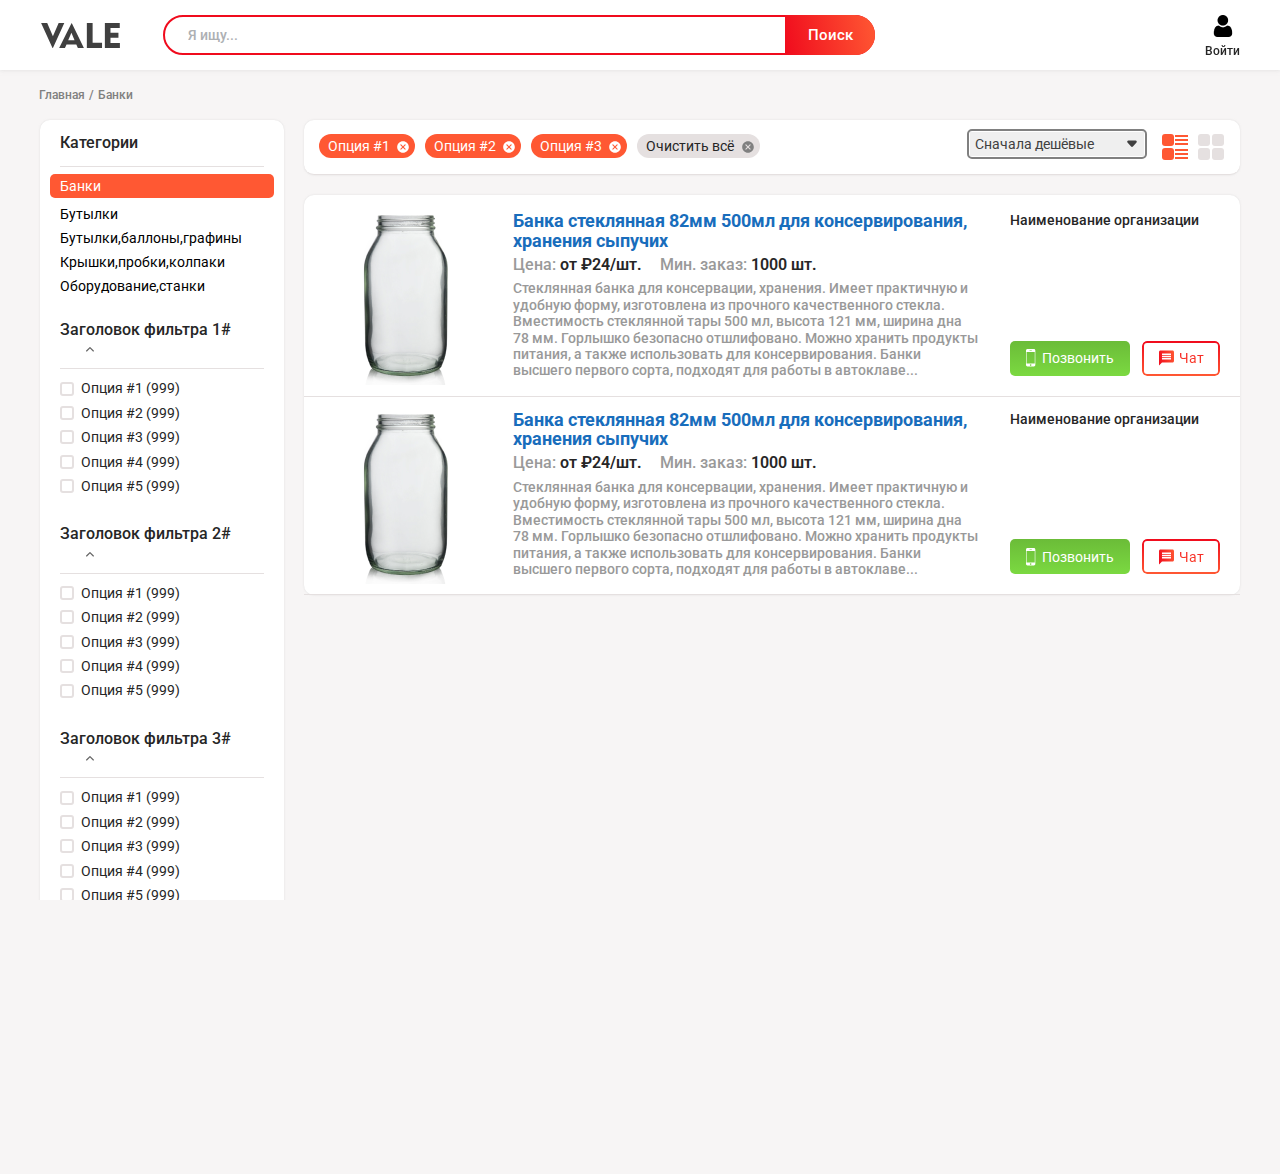
<file: categories-list.html>
<!DOCTYPE html>
<html lang="ru">

<head>
	<meta charset="UTF-8">
	<meta http-equiv="X-UA-Compatible" content="IE=edge">
	<!--<meta name="viewport" content="width=device-width, initial-scale=1.0"> -->
	<title>Vale</title>
	<!-- Swiper -->
	<link rel="stylesheet" href="https://cdn.jsdelivr.net/npm/swiper@8/swiper-bundle.min.css" />
	<script src="https://cdn.jsdelivr.net/npm/swiper@8/swiper-bundle.min.js"></script>

	<link rel="stylesheet" href="css/main.css">
</head>

<body>
	<div class="content">
		<header class="header sticky">
			<div class="header-row">
				<div class="header-block header-block__logo">
					<img src="img/icons/logo.svg" alt="logo" class="header-logo">
				</div>
				<div class="header-block header-block__search">
					<form class="header-search">
						<input type="text" placeholder="Я ищу..." class="header-search__input">
						<button class="header-search__btn">Поиск</button>
					</form>
				</div>
				<div class="header-block header-block__btn">
					<div class="header-btn header-sign">
						<img class="header-sign__img" src="img/user_icon.png" alt="">
						<span class="header-sign__text">Войти</span>
					</div>
				</div>
			</div>
		</header>

		<div class="breadcrumb">
			<ul class="breadcrumb-list">
				<li class="breadcrumb-link">Главная</li>
				<li class="breadcrumb-link">Банки</li>
			</ul>
		</div>

		<div class="wrapper">

			<div class="categories-sidebar">
				<span class="categories-sidebar__title">Категории</span>
				<ul class="categories-sidebar__menu">
					<li class="categories-sidebar__link active"><a>Банки</a></li>
					<li class="categories-sidebar__link"><a>Бутылки</a></li>
					<li class="categories-sidebar__link"><a>Бутылки,баллоны,графины</a></li>
					<li class="categories-sidebar__link"><a>Крышки,пробки,колпаки</a></li>
					<li class="categories-sidebar__link"><a>Оборудование,станки</a></li>
				</ul>

				<div class="filter">
					<span class="filter-title">Заголовок фильтра 1#</span>
					<div class="filter-list">
						<div class="checkbox">
							<input class="custom-checkbox" type="checkbox" id="option-1.1" value="indigo">
							<label for="option-1.1">Опция #1 (999)</label>
						</div>

						<div class="checkbox">
							<input class="custom-checkbox" type="checkbox" id="option-1.2" value="red">
							<label for="option-1.2">Опция #2 (999)</label>
						</div>

						<div class="checkbox">
							<input class="custom-checkbox" type="checkbox" id="option-1.3" value="brown">
							<label for="option-1.3">Опция #3 (999)</label>
						</div>

						<div class="checkbox">
							<input class="custom-checkbox" type="checkbox" id="option-1.4" value="yellow">
							<label for="option-1.4">Опция #4 (999)</label>
						</div>

						<div class="checkbox">
							<input class="custom-checkbox" type="checkbox" id="option-1.5" value="green">
							<label for="option-1.5">Опция #5 (999)</label>
						</div>
					</div>
				</div>

				<div class="filter">
					<span class="filter-title">Заголовок фильтра 2#</span>
					<div class="filter-list">
						<div class="checkbox">
							<input class="custom-checkbox" type="checkbox" id="option-2.1" value="indigo">
							<label for="option-2.1">Опция #1 (999)</label>
						</div>

						<div class="checkbox">
							<input class="custom-checkbox" type="checkbox" id="option-2.2" value="red">
							<label for="option-2.2">Опция #2 (999)</label>
						</div>

						<div class="checkbox">
							<input class="custom-checkbox" type="checkbox" id="option-2.3" value="brown">
							<label for="option-2.3">Опция #3 (999)</label>
						</div>

						<div class="checkbox">
							<input class="custom-checkbox" type="checkbox" id="option-2.4" value="yellow">
							<label for="option-2.4">Опция #4 (999)</label>
						</div>

						<div class="checkbox">
							<input class="custom-checkbox" type="checkbox" id="option-2.5" value="green">
							<label for="option-2.5">Опция #5 (999)</label>
						</div>
					</div>
				</div>

				<div class="filter">
					<span class="filter-title">Заголовок фильтра 3#</span>
					<div class="filter-list">
						<div class="checkbox">
							<input class="custom-checkbox" type="checkbox" id="option-3.1" value="indigo">
							<label for="option-3.1">Опция #1 (999)</label>
						</div>

						<div class="checkbox">
							<input class="custom-checkbox" type="checkbox" id="option-3.2" value="red">
							<label for="option-3.2">Опция #2 (999)</label>
						</div>

						<div class="checkbox">
							<input class="custom-checkbox" type="checkbox" id="option-3.3" value="brown">
							<label for="option-3.3">Опция #3 (999)</label>
						</div>

						<div class="checkbox">
							<input class="custom-checkbox" type="checkbox" id="option-3.4" value="yellow">
							<label for="option-3.4">Опция #4 (999)</label>
						</div>

						<div class="checkbox">
							<input class="custom-checkbox" type="checkbox" id="option-3.5" value="green">
							<label for="option-3.5">Опция #5 (999)</label>
						</div>
					</div>
				</div>

				<div class="filter">
					<span class="filter-title hide">Заголовок фильтра 4#</span>
					<div class="filter-list hide">
						<div class="checkbox">
							<input class="custom-checkbox" type="checkbox" id="option-3.1" value="indigo">
							<label for="option-3.1">Опция #1 (999)</label>
						</div>

						<div class="checkbox">
							<input class="custom-checkbox" type="checkbox" id="option-3.2" value="red">
							<label for="option-3.2">Опция #2 (999)</label>
						</div>

						<div class="checkbox">
							<input class="custom-checkbox" type="checkbox" id="option-3.3" value="brown">
							<label for="option-3.3">Опция #3 (999)</label>
						</div>

						<div class="checkbox">
							<input class="custom-checkbox" type="checkbox" id="option-3.4" value="yellow">
							<label for="option-3.4">Опция #4 (999)</label>
						</div>

						<div class="checkbox">
							<input class="custom-checkbox" type="checkbox" id="option-3.5" value="green">
							<label for="option-3.5">Опция #5 (999)</label>
						</div>
					</div>
				</div>




				<button class="filter-btn">Применить фильтры</button>

			</div>

			<!-- -->

			<div class="applyied">
				<div class="applyied-block">
					<div class="categories-applyied">

						<button class="categories-applyied__btn">Опция #1</button>
						<button class="categories-applyied__btn active">Опция #2</button>
						<button class="categories-applyied__btn">Опция #3</button>

						<button class="categories-applyied__clear">Очистить всё</button>

						<div class="categories-select">
							<select>
								<option class="categories-select__option" value="Naples">Сначала дешёвые</option>
								<option class="categories-select__option" value="London">2</option>
								<option class="categories-select__option" value="Berlin">3</option>
								<option class="categories-select__option" value="New York">4</option>
								<option class="categories-select__option" value="Frattamaggiore">5</option>
							</select>
						</div>

						<div class="sorting">
							<svg class="sorting-icon sorting-list active" width="26" height="26" viewBox="0 0 26 26"
								fill="none" xmlns="http://www.w3.org/2000/svg">
								<rect x="13" y="23" width="13" height="2" fill="#FF5833" />
								<rect x="13" y="19" width="13" height="2" fill="#FF5833" />
								<rect x="13" y="15" width="13" height="2" fill="#FF5833" />
								<rect y="14" width="12" height="12" rx="3" fill="#FF5833" />
								<rect x="13" y="9" width="13" height="2" fill="#FF5833" />
								<rect x="13" y="5" width="13" height="2" fill="#FF5833" />
								<rect x="13" y="1" width="13" height="2" fill="#FF5833" />
								<rect width="12" height="12" rx="3" fill="#FF5833" />
							</svg>

							<svg class="sorting-icon sorting-gallery" width="26" height="26" viewBox="0 0 26 26"
								fill="none" xmlns="http://www.w3.org/2000/svg">
								<rect x="14" y="14" width="12" height="12" rx="3" fill="#E5E0E0" />
								<rect y="14" width="12" height="12" rx="3" fill="#E5E0E0" />
								<rect x="14" width="12" height="12" rx="3" fill="#E5E0E0" />
								<rect width="12" height="12" rx="3" fill="#E5E0E0" />
							</svg>


						</div>
					</div>
				</div>

				<div class="categories">
					<div class="list">
						<div class="product">
							<div class="product-left">
								<img src="img/product.png" alt="" class="product-left__img">
							</div>
							<div class="product-center">
								<span class="product-center__title">Банка стеклянная 82мм 500мл для консервирования,
									хранения сыпучих</span>
								<span class="product-center__text">Цена: <span
										class="product-center__text product-center__mark">от ₽24/шт.</span></span>
								<span class="product-center__text product-center__min">Мин. заказ: <span
										class="product-center__text product-center__mark">1000 шт.</span></span>
								<span class="product-center__description">Стеклянная банка для консервации, хранения.
									Имеет практичную и удобную форму, изготовлена из прочного качественного
									стекла. Вместимость стеклянной тары 500 мл, высота 121 мм, ширина дна 78 мм.
									Горлышко безопасно отшлифовано. Можно
									хранить продукты питания, а также использовать для консервирования. Банки высшего
									первого сорта, подходят для работы в
									автоклаве...</span>
							</div>
							<div class="product-right">
								<span class="product-right__title">Наименование организации</span>

								<button class="btn-call product-call"><span class="product-call__text">Позвонить</span></button>
								<button class="btn-chat product-chat"><span class="product-chat__text">Чат</span></button>
							</div>
						</div>

						<div class="product">
							<div class="product-left">
								<img src="img/product.png" alt="" class="product-left__img">
							</div>
							<div class="product-center">
								<span class="product-center__title">Банка стеклянная 82мм 500мл для консервирования,
									хранения сыпучих</span>
								<span class="product-center__text">Цена: <span
										class="product-center__text product-center__mark">от ₽24/шт.</span></span>
								<span class="product-center__text product-center__min">Мин. заказ: <span
										class="product-center__text product-center__mark">1000 шт.</span></span>
								<span class="product-center__description">Стеклянная банка для консервации, хранения.
									Имеет практичную и удобную форму, изготовлена из прочного качественного
									стекла. Вместимость стеклянной тары 500 мл, высота 121 мм, ширина дна 78 мм.
									Горлышко безопасно отшлифовано. Можно
									хранить продукты питания, а также использовать для консервирования. Банки высшего
									первого сорта, подходят для работы в
									автоклаве...</span>
							</div>
							<div class="product-right">
								<span class="product-right__title">Наименование организации</span>

								<button class="btn-call product-call"><span class="product-call__text">Позвонить</span></button>
								<button class="btn-chat product-chat"><span class="product-chat__text">Чат</span></button>
							</div>
						</div>
					</div>


				</div>
			</div>
		</div>


	<footer class="footer">
		<span class="footer-text">© 2022 VALE. Все права защищены.</span>
	</footer>
	</div>

</body>

</html>
</file>
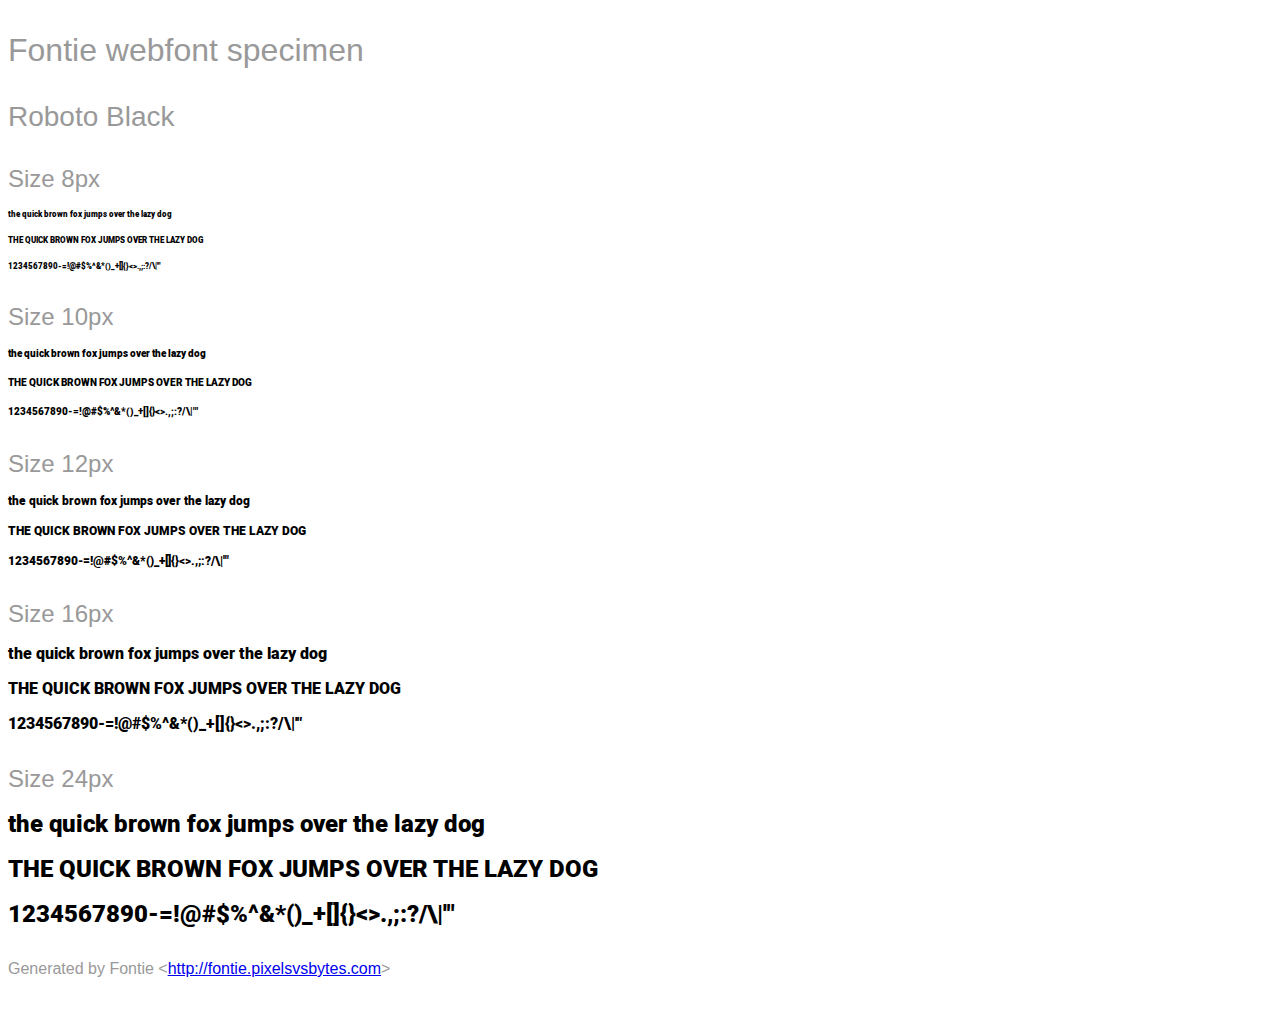
<file: fonts/Roboto Black.html>
<html>
<head>
    <style>
        /* INFO We recommend to use @import or the link tag to include the
                font-face definition into your page.
           NOTE Some browsers block access to CSS rules in external files if the
                page is not loaded via HTTP. Therefore the Font Smoothie script
                will not work if you open this page as a local file. */
        @import url('Roboto Black.css');

        /* INFO Just some other styles to beautify the page ;) */
        body {
            font-family: sans-serif;
            color: #999;
            white-space: nowrap;
        }
        h1 {
            font-size: 2rem;
            font-weight: normal;
            margin: 2rem 0 1rem 0;
        }
        h2 {
            font-size: 1.75rem;
            font-weight: normal;
            margin: 2rem 0 1rem 0;
        }
        h3 {
            font-size: 1.5rem;
            font-weight: normal;
            margin: 2rem 0 1rem 0;
        }
        p {
            margin: 2rem 0;
        }
        div p {
            font-family: 'Roboto Black';
            font-weight: 900;
            font-style: normal;
            color: #000;
            margin: 1rem 0;
        }
    </style>
    <title>Roboto Black &mdash; Fontie webfont specimen</title>
</head>

<body>
    <h1>Fontie webfont specimen</h1>
    <h2>Roboto Black</h2>
    <div style="font-size:8px">
        <h3>Size 8px</h3>
        <p>the quick brown fox jumps over the lazy dog</p>
        <p>THE QUICK BROWN FOX JUMPS OVER THE LAZY DOG</p>
        <p>1234567890-=!@#$%^&amp;*()_+[]{}&lt;&gt;.,;:?/\|'"</p>
    </div>
    <div style="font-size:10px">
        <h3>Size 10px</h3>
        <p>the quick brown fox jumps over the lazy dog</p>
        <p>THE QUICK BROWN FOX JUMPS OVER THE LAZY DOG</p>
        <p>1234567890-=!@#$%^&amp;*()_+[]{}&lt;&gt;.,;:?/\|'"</p>
    </div>
    <div style="font-size:12px">
        <h3>Size 12px</h3>
        <p>the quick brown fox jumps over the lazy dog</p>
        <p>THE QUICK BROWN FOX JUMPS OVER THE LAZY DOG</p>
        <p>1234567890-=!@#$%^&amp;*()_+[]{}&lt;&gt;.,;:?/\|'"</p>
    </div>
    <div style="font-size:16px">
        <h3>Size 16px</h3>
        <p>the quick brown fox jumps over the lazy dog</p>
        <p>THE QUICK BROWN FOX JUMPS OVER THE LAZY DOG</p>
        <p>1234567890-=!@#$%^&amp;*()_+[]{}&lt;&gt;.,;:?/\|'"</p>
    </div>
    <div style="font-size:24px">
        <h3>Size 24px</h3>
        <p>the quick brown fox jumps over the lazy dog</p>
        <p>THE QUICK BROWN FOX JUMPS OVER THE LAZY DOG</p>
        <p>1234567890-=!@#$%^&amp;*()_+[]{}&lt;&gt;.,;:?/\|'"</p>
    </div>
    <p>Generated by Fontie &lt;<a href="http://fontie.pixelsvsbytes.com">http://fontie.pixelsvsbytes.com</a>&gt;</p>
</body>

</html>
</file>
<file: css/main.css>
@import"https://fonts.googleapis.com/css2?family=Inter:wght@100;200;300;400;500;600;700;800&display=swap";@import"https://fonts.googleapis.com/css2?family=Roboto:ital,wght@0,100;0,300;0,400;0,500;0,700;0,900;1,100;1,300;1,400;1,500;1,700;1,900&display=swap";*{padding:0;margin:0;border:0}:focus,:active{outline:none}a:focus,a:active{outline:none}nav,footer,header,aside{display:block}html,body{height:100%;width:100%;font-size:100%;line-height:1;font-size:14px;-ms-text-size-adjust:100%;-moz-text-size-adjust:100%;-webkit-text-size-adjust:100%}input::-ms-clear{display:none}button{cursor:pointer}button::-moz-focus-inner{padding:0;border:0}a,a:visited{text-decoration:none}a:hover{text-decoration:none}ul li{list-style:none}img{vertical-align:top}h1,h2,h3,h4,h5,h6{font-size:inherit;font-weight:inherit;display:inline-block}img{text-indent:-10000px}.banner,.product-description,.card,.breadcrumb,.products,.header-row,.content-row{width:1200px;max-width:1200px;margin:0 auto}@media(max-width: 1220px){.banner,.product-description,.card,.breadcrumb,.products,.header-row,.content-row{width:92%;max-width:92%}}@media(max-width: 992px){.banner,.product-description,.card,.breadcrumb,.products,.header-row,.content-row{width:95%;max-width:95%}}*{font-family:"Roboto",sans-serif}html,body{background:#f7f5f5;overflow-x:hidden;height:100%}body.lock{overflow:hidden}.content{min-height:100%;height:auto;padding-bottom:90px;position:relative;display:flex;flex-direction:column}.home{padding-top:90px}.desktop{display:flex}.mobile{display:none}.btn-call,.btn-chat{color:#fff;border-radius:5px;display:flex;justify-content:center;align-items:center;box-sizing:border-box;font-size:14px;position:relative}.btn-call__text,.btn-chat__text{font-size:14px;font-family:"Roboto";font-weight:500}.btn-call:before,.btn-chat:before{content:url("../img/icons/btn-call.svg");display:inline-block;position:relative}.btn-call{background:linear-gradient(#6BBC38 0%, #7BD941 100%);width:120px;height:35px}.btn-call:before{content:url("../img/icons/btn-call.svg");width:9.33px;height:17.5px;margin-right:7.33px}.btn-call:hover{background:linear-gradient(#66b335 0%, #75ce3e 100%)}.btn-chat{width:78px;height:35px;position:relative;border-radius:5px;background:#fff;background:linear-gradient(#F00B1D 0%, #FF5833 100%);-webkit-background-clip:text;-webkit-text-fill-color:rgba(0,0,0,0);bottom:20px;right:20px}.btn-chat:after{content:"";position:absolute;top:0;left:0;right:0;bottom:0;border-radius:5px;padding:2px;background:linear-gradient(#F00B1D 0%, #FF5833 100%);-webkit-mask:linear-gradient(#fff 0 0) content-box,linear-gradient(#fff 0 0);-webkit-mask-composite:destination-out;mask-composite:exclude}.btn-chat:before{content:url("../img/icons/btn-message.svg");width:18px;height:18px;margin-right:3.5px}.header{background:#fff;box-shadow:0px 0px 4px rgba(204,204,204,.6);height:70px;z-index:1;display:flex;justify-content:center}.header.sticky{position:fixed;top:0;width:100%;z-index:5}.header-modal{display:none}.header-modal__fixed{display:flex;width:100%;height:50px}.header-modal__fixed .search-block{left:0;top:55px;height:100vh}.header-row{padding-top:15px;display:flex;position:fixed;height:40px;z-index:3}.header-block__back{display:none}.header-block__back.active{display:block}.header-block__logo{cursor:pointer;width:81px;height:25px}.header-block__search{margin-left:42px}.header-block__btn{display:flex;position:absolute;right:0}.header-logo{margin-top:8px;width:80.7px;height:25px}.header-search{width:712px;height:40px;position:relative}.header-search__input{width:100%;height:40px;left:322px;top:15px;background:#fff;border:2px solid #f00b1d;border-radius:50px;padding-left:23px;box-sizing:border-box;font-size:14px;font-weight:400}.header-search__input::-moz-placeholder{font-style:normal;font-weight:500;font-size:14px;font-family:"Roboto";line-height:16.41px;color:#adb0b3}.header-search__input:-ms-input-placeholder{font-style:normal;font-weight:500;font-size:14px;font-family:"Roboto";line-height:16.41px;color:#adb0b3}.header-search__input::placeholder{font-style:normal;font-weight:500;font-size:14px;font-family:"Roboto";line-height:16.41px;color:#adb0b3}.header-search__btn{width:90px;height:40px;background:linear-gradient(78.83deg, #F00B1D 0%, #FF5833 100%);border-radius:0px 50px 50px 0px;position:absolute;right:0;font-weight:500;font-size:15px;color:#fff}.header-btn{text-align:center}.header-basket{margin-left:13px}.header-sign,.header-basket{cursor:pointer}.header-sign__img,.header-basket__img{width:22px;height:22px}.header-sign__text,.header-basket__text{display:block;margin-top:8px;font-size:12px;color:#262626;font-weight:500}.search-block{display:none;background:#fff;width:622px;height:300px;position:absolute;z-index:2;left:122px;top:70px;box-shadow:0px 0px 4px rgba(204,204,204,.6);border-radius:0px 0px 10px 10px;box-shadow:-2px 1px 2px rgba(0,0,0,.15),2px 1px 2px rgba(0,0,0,.15)}.search-block.active{display:block}.search-block__list{width:100%}.search-block__link{width:100%;height:30px;display:flex;align-items:center;cursor:pointer}.search-block__link.active{background:#f5f5f5}.wrapper{position:relative;display:flex;justify-content:center;width:100%;margin-top:0px}.wrapper-slider{width:936px;height:320px;border-radius:10px}.slider-text{font-weight:700;font-size:20px;text-transform:uppercase;line-height:23.44px}.sidebar{width:244px;height:320px;background:#fff;box-shadow:0px 0px 2px rgba(204,204,204,.6);border-radius:10px;padding:20px;padding-top:14px;box-sizing:border-box}.sidebar-title{color:#262626;font-size:16px;font-weight:500;line-height:18.75px}.sidebar-list{border-top:1px solid #e6e0e0;box-sizing:border-box;padding-top:11px;margin-top:13px}.sidebar-link{font-weight:400;font-size:14px;line-height:16.41px;margin-bottom:8px;color:#262626;position:relative}.sidebar-link a{color:#262626}.sidebar-link__svg{width:6px;height:7.97px;position:absolute;right:0;top:5px}.sidebar-link:hover a{color:#ff5833;cursor:pointer}.sidebar-link:hover .sidebar-link__path{fill:red}.free{width:224px;height:320px;padding:20px;box-sizing:border-box;box-shadow:0px 0px 2px rgba(204,204,204,.6);border-radius:10px;background:#fff}.free-title{font-weight:500;font-size:16px;line-height:18.75px;color:#262626}.free-line{width:100%;background:#e6e0e0;height:1px;margin-top:13px}.swiper-slide{background:linear-gradient(78.83deg, #D16971 0%, #E38875 100%);display:flex;color:#fff;align-items:center;justify-content:center;font-size:22px;cursor:pointer}.wrapper-slider{margin-left:20px;border-radius:10px;box-shadow:0 0 2px rgba(204,204,204,.6)}.wrapper-slider:hover .swiper-button-next,.wrapper-slider:hover .swiper-button-prev{opacity:1}.swiper-scrollbar{display:none}.swiper-button-next,.swiper-button-prev{color:#f7f5f5;font-weight:bold;opacity:0;transition:all .3s ease;width:55px;height:100%;top:0;right:0;-moz-user-select:none;-webkit-user-select:none;-ms-user-select:none;user-select:none;-webkit-tap-highlight-color:rgba(0,0,0,0)}.swiper-button-prev{left:0}.swiper-button-next{right:0}.swiper-button-prev:after,.swiper-rtl .swiper-button-next:after,.swiper-button-next:after,.swiper-rtl .swiper-button-next:after{font-size:0}.swiper-button-prev:after,.swiper-button-next:after{width:11px;height:19.38px;position:absolute;filter:drop-shadow(0 0 2px rgba(64, 64, 64, 0.25))}.swiper-button-prev:after{content:url("../img/icons/slider-left.svg");left:20px}.swiper-button-next:after{content:url("../img/icons/slider-right.svg");right:20px}.swiper-button-prev,.swiper-button-next{margin:0}.swiper-horizontal>.swiper-pagination-bullets,.swiper-pagination-bullets.swiper-pagination-horizontal,.swiper-pagination-custom,.swiper-pagination-fraction{bottom:18px}.swiper-pagination-bullet{background:#f7f5f5 !important;filter:drop-shadow(0 0 2px rgba(64, 64, 64, 0.25));width:8px;height:8px;opacity:1}.swiper-pagination-bullet-active{border:2px solid #f7f5f5;background:none !important;width:8px;height:8px;box-sizing:border-box}.swiper-horizontal>.swiper-pagination-bullets .swiper-pagination-bullet,.swiper-pagination-horizontal.swiper-pagination-bullets .swiper-pagination-bullet{margin:0 var(--swiper-pagination-bullet-horizontal-gap, 2.5px)}.navigation{display:none;justify-content:center;width:100%;margin:10px 0 10px 0}.navigation-block{width:67px;margin-right:13px;display:flex;flex-wrap:wrap;justify-content:center}.navigation-block__bg{width:50px;height:50px;background:linear-gradient(78.83deg, #F00B1D 0%, #FF5833 100%);border-radius:50%;align-items:center;display:flex;justify-content:center}.navigation-block__icon{width:22px;height:22px}.navigation-block__text{font-weight:400;font-size:12px;line-height:14.06px;display:block;text-align:center;margin-top:5px}.products{display:flex;border-radius:10px;margin-top:20px;border-radius:10px;box-shadow:0px 0px 2px 0px rgba(204,204,204,.6)}.products-left{width:244px;height:244px;padding:20px 40px 20px 20px;box-sizing:border-box;border-radius:10px 0px 0px 10px;overflow:hidden;position:relative}.products-left__jars{background:#f2ded2}.products-left__img{position:absolute;left:0;top:0;height:100%;width:100%;z-index:1}.products-left__decanter{background:#daf2d2}.products-left__caps{background:#d2d9f2}.products-left__equipment{background:#f2f1d2}.products-left__title{font-size:20px;line-height:23.44px;font-weight:500;color:#262626;z-index:2;position:relative}.products-left__btn{background:linear-gradient(to right, #FF3343 0%, #FF6D4D 100%);cursor:pointer;width:110px;height:30px;display:flex;align-items:center;justify-content:center;font-weight:600;font-size:14px;line-height:16.41px;color:#fff;border-radius:6px;margin-top:8px;z-index:2;position:relative}.products-right{flex-wrap:wrap;width:956px;border-radius:0 10px 10px 0;overflow:hidden}.products-block{border-left:1px solid #e5e0e0;width:25%;box-sizing:border-box;height:auto;padding:12px 9.5px 10.5px 20px;position:relative;background:#fff;height:50%;overflow:hidden}.products-block:nth-child(4n+4){border-radius:0 10px 10px 0px}.products-block:nth-child(-n+4){border-bottom:1px solid #e5e0e0}.products-block:nth-child(1),.products-block:nth-child(5){border-left:0}.products-block:nth-child(4){border-radius:0 10px 0 0}.products-block:nth-child(8){border-radius:0 0 10px 0}.products-block__path{-webkit-clip-path:polygon(0 0, 70% 0%, 100% 0, 100% 26%, 51% 25%, 51% 100%, 0 100%, 0% 30%);clip-path:polygon(0 0, 70% 0%, 100% 0, 100% 26%, 51% 25%, 51% 100%, 0 100%, 0% 30%);width:100%;height:100%;background:none}.products-block__text{font-size:14px;line-height:13.75px;font-weight:500;color:#262626}.products-block__img{position:absolute;right:9.5px;bottom:10.5px;max-width:103px;max-height:70px;background:url("../img/no-img.jpg");background-size:100%;min-width:70px;min-height:70px}.jars{position:relative}.jars .jars-right{width:956px;min-width:956px;overflow-x:scroll;overflow-y:hidden;border-radius:0 10px 10px 0;background:#fff;box-sizing:border-box;padding:0 15px 0 0;position:relative}.jars .jars-right::-webkit-scrollbar{display:none}.jars-shadow__right{position:absolute;background:linear-gradient(270deg, #FFFFFF 4.17%, rgba(255, 255, 255, 0) 100%);display:block;position:absolute;right:0;width:91px;height:240px;z-index:2;border-radius:0 10px 10px 0;transition:all .3s ease}.jars-block{z-index:1;width:155px;min-width:155px;box-sizing:border-box;height:auto;position:relative;background:#fff;margin:15px 0 0 15px}.jars-block__title,.jars-block__price,.jars-block__description,.jars-block__pcs{font-size:14px;line-height:16.41px;font-weight:400;color:#404040}.jars-block__title{margin-top:8px;display:block}.jars-block__price{line-height:18.75px;font-weight:600;font-size:16px;color:#262626;display:block}.jars-block__description{color:#999}.jars-block__description:first-letter{text-transform:uppercase;display:inline-block}.jars-block__mobile{display:none}.jars-block__img{width:155px;height:155px;background:url("../img/no-img.jpg");background-size:100%}.breadcrumb{margin-top:90px;margin-bottom:18px}.breadcrumb-list{display:flex;width:100%;margin:-2px 0 0 -7px}.breadcrumb-link{color:gray;font-size:12px;font-weight:500;line-height:14.06px;padding:0 2px;cursor:pointer}.breadcrumb-link a{color:gray}.breadcrumb-link:nth-child(1):before{content:"";width:0;height:0}.breadcrumb-link:before{content:"/";color:gray;margin-right:4px}.categories-sidebar{width:244px;height:auto;background:#fff;padding:14px 20px 20px 20px;box-sizing:border-box;box-shadow:0 0 2px rgba(204,204,204,.6);border-radius:10px}.categories-sidebar__title{color:#262626;font-size:16px;font-weight:500;line-height:18.75px}.categories-sidebar__menu{border-top:1px solid #e5e0e0;padding-top:7px;margin-top:13px;width:204px}.categories-sidebar__link{font-size:14px;line-height:16px;padding-bottom:8px;cursor:pointer;font-weight:400;height:24px;width:224px;align-items:center;display:flex;margin-left:-10px;box-sizing:border-box;padding:4px 0 4px 10px}.categories-sidebar__link:hover{color:#ff5833}.categories-sidebar__link.active{background:#ff5833;width:224px;border-radius:5px;color:#fff;align-items:center;display:flex;margin-left:-10px;box-sizing:border-box;margin-bottom:4px}.categories-sidebar__link.active:hover{color:#fff}.filter-list{display:block}.filter-list.hide{display:none}.filter-title{display:block;color:#262626;font-size:16px;font-weight:500;line-height:18.75px;position:relative;width:100%;border-bottom:1px solid #e5e0e0;box-sizing:border-box;padding-bottom:10px;margin:23px 0 11px 0;cursor:pointer}.filter-title.hide:after{content:url("../img/icons/filter-title.svg")}.filter-title:after{content:url("../img/icons/filter-title-hide.svg");width:4.6px;height:7.97px;position:relative;top:-1.5px;margin-left:26px}.filter-title:checked{display:none}.filter-btn{background:#ff5833;width:204px;height:40px;border-radius:8px;color:#fff;font-weight:600;margin-top:30px;transition:all .3s easy}.filter-btn:hover{background:#f25430}.custom-checkbox{position:absolute;z-index:-1;opacity:0;cursor:pointer}.custom-checkbox+label{display:inline-flex;align-items:center;-webkit-user-select:none;-moz-user-select:none;-ms-user-select:none;user-select:none;cursor:pointer;margin-bottom:8px;color:#262626;font-weight:400;font-size:14px;line-height:16.41px;position:relative}.custom-checkbox+label::before{content:"";display:inline-block;width:14px;height:14px;flex-shrink:0;flex-grow:0;border:2px solid #e5e0e0;border-radius:3px;margin-right:.5em;background-repeat:no-repeat;background-position:center center;background-size:50% 50%;box-sizing:border-box;curspor:pointer}.custom-checkbox:checked+label::before{border-color:#ff5833;background-color:#ff5833}.custom-checkbox:checked+label::after{content:"";display:inline-block;position:absolute;width:9.32px;height:7.07px;left:2.2px;top:4.95px;background:url(../img/icons/checkbox-checked.svg);background-size:100%;cursor:pointer}.applyied{width:936px;margin-left:20px}.categories-applyied{padding:14px 11px 14px 15px;box-sizing:border-box;display:inline-flex;width:100%}.categories-applyied__btn,.categories-applyied__clear{height:24px;border-radius:50px;font-size:14px;display:flex;align-items:center;padding-left:9px;box-sizing:border-box;position:relative}.categories-applyied__btn:after,.categories-applyied__clear:after{margin-left:7.17px;width:11.65px;height:11.65px;position:absolute;top:6.18px;right:6.17px}.categories-applyied__btn{width:96px;height:24px;background-color:#ff5833;color:#fff;margin-right:10px;font-weight:400;font-size:14px}.categories-applyied__btn:after{content:url("../img/icons/close.svg")}.categories-applyied__clear{width:123px;background-color:#e5e0e0;color:#262626;font-weight:400;font-family:"Roboto";font-size:14px}.categories-applyied__clear:after{content:url("../img/icons/clear-close.svg")}.categories-select{margin-left:auto;margin-right:15px;width:180px;height:30px;border:2px solid gray;padding:1px;border-radius:5px;position:relative;color:#404040;font-size:14px;box-sizing:border-box;margin-top:-5px}.categories-select select{padding:0 0 0 5px;-moz-appearance:none;-webkit-appearance:none;z-index:2;width:100%;height:100%;font-size:14px;font-weight:400;line-height:16.41px;color:#404040}.categories-select select::-ms-expand{display:none}.categories-select:after{content:"";display:inline-block;position:absolute;right:0;width:12px;height:8px;z-index:1;right:7px;pointer-events:none;box-sizing:border-box;top:9px;background:url(../img/icons/arrow-down.svg);background-size:100% 100%}.categories-select__option{padding:20px}.categories{height:auto;margin-top:20px;background:#fff;box-shadow:0 0 2px rgba(204,204,204,.6);border-radius:10px}.categories .list .product{display:flex;border-bottom:1px solid #e5e0e0;margin-bottom:-3px}.categories .list .product-left{width:180px;height:180px;height:auto;margin-left:10px}.categories .list .product-left__img{margin:10px 0 10.5px 0;width:180px;height:180px}.categories .list .product-center{width:467px;padding:10px 0 0 0;margin-left:19px;box-sizing:border-box;position:relative}.categories .list .product-center__title{display:block;font-size:18px;font-weight:700;line-height:19.8px;color:#186dbc;margin-bottom:5px}.categories .list .product-center__text{color:#999;font-size:16px;line-height:18.75px;font-weight:500;font-family:"Roboto"}.categories .list .product-center__min{margin-left:15px}.categories .list .product-center__mark{color:#262626;font-weight:600}.categories .list .product-center__description{float:left;position:relative;top:6px;font-size:14px;font-weight:500;line-height:16.41px;color:#999}.categories .list .product-right{width:230px;margin-left:30px;padding-top:10px;position:relative;box-sizing:border-box;display:flex;flex-wrap:wrap;justify-content:left;position:relative}.categories .list .product-right__title{font-size:14px;line-height:16.41px;font-weight:500;color:#262626;margin-top:7px;width:100%}.categories .list .product-call,.categories .list .product-chat{position:absolute;bottom:20px}.categories .gallery{padding:15px;display:flex;justify-content:space-between;flex-wrap:wrap}.categories .gallery .product{width:216px;margin-bottom:26px;height:300px;position:relative}.categories .gallery .product__img{width:100%;height:216px}.categories .gallery .product-title{font-family:"Roboto";font-weight:400;font-size:14px;line-height:16.41px;color:#404040;display:block;margin-top:12px;text-overflow:ellipsis;display:-webkit-box;-webkit-line-clamp:2;-webkit-box-orient:vertical;overflow:hidden}.categories .gallery .product-pcs{font-family:"Roboto";font-weight:600;font-size:16px;line-height:18.75px;color:#404040;display:block;position:absolute;bottom:18px}.categories .gallery .product-order{font-family:"Roboto";font-weight:400;font-size:14px;line-height:16.41px;color:#999;display:block;position:absolute;bottom:0}.categories .gallery .product-order__pcs{color:#404040}.wrapper-product{background:#fff;width:100%;max-width:100%;height:auto;padding-bottom:20px;box-sizing:border-box;margin-top:0}.product .swiper-slide{width:61px !important;height:62px;margin-left:9px;border:1px solid #ccc;border-radius:6px;box-sizing:border-box}.product .swiper-slide:first-child{margin-left:0}.card .product{padding-top:20px;display:flex}.card .product-left{width:346px;height:422px}.card .product-left__img{width:100%;height:346px;margin-bottom:14px}.card .product-slider{width:346px;height:62px;position:relative}.card .product-slider__img{width:61px;height:61px}.product-center{width:590px;margin-top:6px;margin-left:20px}.product-center__block{width:100%;height:70px;border-radius:10px;background:#f2f0f0;display:flex;margin-top:16px}.product-center__title{color:#262626;font-size:18px;font-weight:700;line-height:21.09px}.product-block{height:50px;width:25%;display:flex;align-items:center;text-align:center;justify-content:center;flex-wrap:wrap;margin-top:10px;box-sizing:border-box;border-right:1px solid #d9d9d9}.product-block:last-child{border:0}.product-block__price{display:block;width:100%;font-weight:700;font-size:18px;line-height:21.09px;color:#262626}.product-block__count,.product-block__text{font-weight:400;font-size:12px;line-height:14.06px}.product-block__count{color:#262626}.product-block__text{color:#8c8c8c;margin-left:4px}.product-rectangle{margin-top:20px;position:relative;height:auto}.rectangle-row{width:32px;height:32px;display:flex;justify-content:center;align-items:center;background:linear-gradient(#F00B1D 0, #FF5833 100%);margin-left:9px}.rectangle-row__img{width:30px;height:30px}.rectangle-block{display:flex;align-items:center;margin-bottom:13px}.rectangle-block__text,.rectangle-block__value{line-height:19.36px;font-size:16px;font-weight:500;color:#666}.rectangle-block__value{margin-left:10px;color:#262626}.rectangle-from{width:294px;height:40px;border:2px solid #ccc;border-radius:8px;align-items:center;display:flex;justify-content:center;margin-top:30px}.rectangle-from__text{font-size:16px;line-height:19.36px;font-weight:500;color:#262626}.rectangle-from__flag{width:20px;height:14px;margin-left:9px;margin-right:7px}.rectangle-from__location{font-size:12px;line-height:14.06px;font-weight:500;color:#8c8c8c}.product-owner{width:224px;height:276px;background:#f2f0f0;border-radius:10px;margin-left:20px;padding:15px 20px 10px 20px;box-sizing:border-box;position:relative}.product-owner__title{line-height:16.41px;display:block;font-family:"Roboto";font-size:14px;font-weight:500;margin-bottom:7px;color:#262626}.product-owner__flag{width:20px;height:14px}.product-owner__address{color:#8c8c8c;font-size:12px;line-height:14px;font-weight:500;margin-left:4px}.product-owner__call,.product-owner__chat{position:absolute;width:204px;height:35px;left:10px}.product-owner__call{bottom:55px}.product-owner__chat{bottom:10px}.schedule{width:224px;height:126px;background:#f2f0f0;border-radius:10px;margin-top:20px;justify-content:center;display:flex;align-items:center;margin-left:20px}.schedule__text{color:#404040;font-size:16px;font-weight:700;line-height:18.75px}.product-swiper{overflow:hidden}.product-swiper:hover .product-swiper__button-prev,.product-swiper:hover .product-swiper__button-next{opacity:1}.product-swiper__button-prev,.product-swiper__button-next{width:20px;height:62px;background:rgba(0,0,0,.5);position:absolute;z-index:2;opacity:0;top:0;transition:all .3s ease;cursor:pointer}.product-swiper__button-prev:after,.product-swiper__button-next:after{content:"";position:relative;display:inline-block;width:6px;height:10px;margin-left:7px;margin-top:26px}.product-swiper__button-next{right:0}.product-swiper__button-prev:after{background:url("../img/icons/slider-left.svg");background-size:100%}.product-swiper__button-next:after{background:url("../img/icons/slider-right.svg");background-size:100%}.product-description{display:flex;flex-wrap:wrap;padding-top:20px}.tabs{box-shadow:0px 0px 2px rgba(204,204,204,.6);width:956px;height:1991px;background:#fff;border-radius:10px}.tabs-menu{display:flex;border-radius:10px 10px 0 0;overflow:hidden;background-color:#f2f0f0;height:48px}.tabs-menu__link{cursor:pointer;display:flex;justify-content:center;align-items:center;width:180px;font-weight:500;font-size:16px;line-height:19px;color:#262626}.tabs-menu__link.active{background:#fff}.tabs-block{padding:0 20px;box-sizing:border-box;margin-top:36px}.tabs-block__title{font-weight:600;font-size:18px;line-height:21px;color:#262626;display:block;margin-bottom:10px}.tabs-block__text{font-weight:400;font-size:14px;line-height:16px;color:#262626}.tabs-table__row{width:100%;display:flex;margin-top:16px;margin-bottom:26px}.tabs-table__block{width:50%;height:198px;overflow:hidden;display:flex;flex-wrap:wrap}.tabs-table__block:nth-child(1){margin-right:20px}.tabs-table__left,.tabs-table__right{width:50%;border:1px solid #e0e0e0;height:20%;box-sizing:border-box}.tabs-table__left{background:#f2f0f0}.tabs-table__left:nth-child(1){border-radius:10px 0 0 0}.tabs-table__left:nth-child(9){border-radius:0 0 0 10px}.tabs-table__right{background:#fff}.tabs-table__right:nth-child(2){border-radius:0 10px 0 0}.tabs-table__right:nth-child(10){border-radius:0 0 10px}.similar{margin-left:20px;width:224px;height:auto}.similar-row{box-shadow:0px 0px 2px rgba(204,204,204,.6);border-radius:10px;width:100%;background:#fff;height:1000px;margin:0 0 20px 0;padding:17px 20px;box-sizing:border-box}.similar-row__title{font-weight:600;font-size:16px;line-height:19px;color:#262626;display:block;margin-bottom:16px}.similar .product{width:184px;margin-bottom:27px;height:270px;position:relative}.similar .product__img{width:100%;height:184px}.similar .product-title{font-family:"Roboto";font-weight:400;font-size:14px;line-height:16.41px;color:#404040;display:block;margin-top:12px;text-overflow:ellipsis;display:-webkit-box;-webkit-line-clamp:2;-webkit-box-orient:vertical;overflow:hidden}.similar .product-pcs{font-family:"Roboto";font-weight:600;font-size:16px;line-height:18.75px;color:#404040;display:block;position:absolute;bottom:20px}.similar .product-order{font-family:"Roboto";font-weight:400;font-size:14px;line-height:16.41px;color:#999;display:block;position:absolute;bottom:0}.similar .product-order__pcs{color:#404040}.similar-info{box-shadow:0px 0px 2px rgba(204,204,204,.6);width:100%;background:#fff;height:276px;position:-webkit-sticky;position:sticky;top:90px;margin-left:0}.watched{width:956px;height:297px;margin-top:20px;background:#fff;box-shadow:0px 0px 2px rgba(204,204,204,.6);border-radius:10px;padding:13px 20px 0 20px;box-sizing:border-box}.watched-title{font-weight:600;font-size:16px;line-height:19px;color:#262626}.watched-row{display:flex;margin-top:11px}.watched-row .product{width:172px;height:auto;margin-right:14px}.watched-row .product:last-child{margin-right:0}.watched-row .product__img{width:100%;height:172px}.watched-row .product-title{font-weight:400;font-size:14px;line-height:16px;color:#404040;display:block;margin-top:10px}.watched-row .product-pcs{font-weight:600;font-size:16px;line-height:19px;color:#262626}.applyied-block{border-bottom:1px solid #e5e0e0;background:#fff;border-radius:10px;box-shadow:0 0 2px rgba(204,204,204,.6);box-sizing:border-box}.applyied-result{padding:10px 15px 10.5px 15px;border-bottom:1px solid #e5e0e0}.applyied-btn{margin-right:15px;width:110px;height:32px;background:#fff;transition:all .3s ease;border-radius:8px}.applyied-btn.active,.applyied-btn:hover{background:linear-gradient(#F00B1D 0, #FF5833 100%)}.applyied-btn:hover .applyied-btn__text,.applyied-btn.active .applyied-btn__text{color:#fff}.applyied-btn__text{color:#262626;font-size:16px;line-height:18.75px;font-family:"Roboto";font-weight:500}.applyied-text{font-weight:500;font-size:14px;line-height:16.41px;font-family:"Roboto";color:#262626;margin:8px 0 0 0;float:right}.applyied-text__orange{background:linear-gradient(#F00B1D 0, #FF5833 100%);-webkit-background-clip:text;-webkit-text-fill-color:rgba(0,0,0,0)}.sorting{display:flex;margin-right:5px}.sorting-icon{width:26px;height:26px;cursor:pointer}.sorting-icon:first-child{margin-right:10px}.sorting-icon rect{fill:#e5e0e0}.sorting-icon.active rect,.sorting-icon:hover rect{fill:#ff5833}.salesman{display:flex;border-bottom:1px solid #e5e0e0}.salesman-text__none{background-color:#d9d9d9}.salesman-left{width:40%;padding:15px 62px 15.5px 15px}.salesman-left__block{display:flex;flex-wrap:wrap;margin-top:2px}.salesman-left__icon{border-radius:50%;width:40px;min-width:40px;max-width:40px;height:40px;background:#d9d9d9}.salesman-left__info{display:flex}.salesman-left__title{font-family:"Roboto";font-weight:700;font-size:18px;line-height:19.8px;color:#186dbc;display:-webkit-box;margin:10px 0 0 9px;-webkit-line-clamp:1;-webkit-box-orient:vertical;overflow:hidden;width:100%;word-wrap:break-word;height:20px}.salesman-left__text{height:15px;margin:0 0 6px 0;display:block}.salesman-left__text:nth-child(1){width:210px;margin-top:10px}.salesman-left__text:nth-child(2){width:280px}.salesman-left__text:nth-child(3){width:400px}.salesman-left__text:nth-child(4){width:140px}.salesman-call{background:linear-gradient(#6BBC38 0%, #7BD941 100%);width:120px;height:35px;display:flex;justify-content:center;border-radius:5px}.salesman-call:before{content:url("../img/icons/btn-call.svg");width:9.33px;height:17.5px;margin:9px 7.33px 0 0}.salesman-call:hover{background:linear-gradient(#66b335 0% #75ce3e 100%)}.salesman-call__text{color:#fff;font-size:14px;font-weight:500;line-height:16.41px;margin-top:9.75px}.salesman-chat{width:154px;height:35px;margin-left:12px;position:relative;border-radius:5px;background:#fff;background:linear-gradient(#F00B1D 0%, #FF5833 100%);-webkit-background-clip:text;-webkit-text-fill-color:rgba(0,0,0,0);display:flex;justify-content:center}.salesman-chat:after{content:"";position:absolute;top:0;left:0;right:0;bottom:0;border-radius:5px;padding:2px;background:linear-gradient(#F00B1D 0%, #FF5833 100%);-webkit-mask:linear-gradient(#fff 0 0) content-box,linear-gradient(#fff 0 0);-webkit-mask-composite:destination-out;mask-composite:exclude}.salesman-chat:before{content:url("../img/icons/btn-message.svg");width:18px;height:18px;margin:8.5px 7.5px 0 0}.salesman-chat__text{font-family:"Roboto";font-weight:600;font-size:400;line-height:16.41px;background:linear-gradient(#F00B1D 0, #FF5833 100%);-webkit-background-clip:text;-webkit-text-fill-color:rgba(0,0,0,0);margin:9px 0 0 0}.salesman-right{width:60%;padding:15px 15px 15.5px 0;display:flex;flex-wrap:wrap;justify-content:end}.salesman-right .salesman-product{width:135px;margin-left:20px}.salesman-right .salesman-product__img{width:100%;height:135px;background:url("../img/no-img.jpg");background-size:100%}.salesman-right .salesman-product__title{font-family:"Roboto";font-weight:400;line-height:14.06px;font-size:12px;display:-webkit-box;color:#404040;-webkit-line-clamp:2;-webkit-box-orient:vertical;overflow:hidden;width:100%;word-wrap:break-word;height:28px}.salesman-right .salesman-product__title{margin-top:10px}.not-found{text-align:center;padding-top:15px;box-sizing:border-box;margin-top:20px}.not-found__img{width:130.64px;height:102.38px}.not-found__title{font-weight:500;font-size:16px;line-height:19px;color:#262626;display:block;margin:26.62px 0 5px 0}.not-found__text{font-weight:400;font-size:14px;line-height:16px;color:gray}.company .sidebar{padding:0;height:214px;position:-webkit-sticky;position:sticky;top:90px}.company .sidebar-list{border:0;padding:0;margin-top:10px}.company .sidebar-link{height:26px;width:100%;padding-left:14px;display:flex;align-items:center;box-sizing:border-box}.company .sidebar-link:hover{color:#0a8745}.company .sidebar-link:hover:after{content:"";display:block;position:absolute;left:0;top:0;width:2px;height:26px;background-color:#0a8745}.company .wrapper-slider{width:100%;margin-top:16px;height:504px}.company-description{width:936px;background:#fff;margin-left:20px;padding:15px 20px 20px 19px;box-sizing:border-box}.company-description__title{font-family:"Inter";font-size:18px;line-height:21.78px;font-weight:600;color:#0a8745}.company-description__text{font-family:"Inter";font-size:14px;line-height:16.94px;font-weight:400;color:#262626;margin-top:14px;display:block}.banner{height:380px;margin-top:20px}.banner-bg{width:100%;height:240px;background:url("../img/company/banner.png");background-repeat:no-repeat;background-size:100% 100%;display:flex;justify-content:center;align-items:center}.banner-bg__img{width:339px;height:200px}.banner-info{width:100%;height:100px;background:#fff;display:flex}.banner-info__left{width:40%;display:flex}.banner-info__right{width:60%}.banner-info__logo{width:60px;height:60px;margin:20px 0 0 20px}.banner-info__text{margin:23px 0 0 20px}.banner-info__title{font-family:"Roboto";font-weight:700;font-size:18px;line-height:21.09px;color:#262626}.banner-info__description{width:240px;height:21px;display:block;background:#d9d9d9;margin-top:7px}.banner-search{width:500px;height:40px;margin-top:30px;float:right;margin-right:20px;position:relative}.banner-search__input{width:100%;height:40px;left:322px;top:15px;background:#fff;border:2px solid #0a8745;border-radius:50px;padding-left:26px;box-sizing:border-box;font-size:14px;font-weight:400}.banner-search__input::-moz-placeholder{font-style:normal;font-weight:500;font-size:14px;line-height:16.41px;color:#adb0b3}.banner-search__input:-ms-input-placeholder{font-style:normal;font-weight:500;font-size:14px;line-height:16.41px;color:#adb0b3}.banner-search__input::placeholder{font-style:normal;font-weight:500;font-size:14px;line-height:16.41px;color:#adb0b3}.banner-search__btn{width:90px;height:40px;background:#0a8745;border-radius:0px 50px 50px 0px;position:absolute;right:0;font-weight:500;font-size:15px;color:#fff}.banner-tabs{background:#0a8745;width:100%;height:40px}.banner-tabs__list{display:flex}.banner-tabs__link{color:#fff;font-size:14px;line-height:16.41px;font-weight:500;font-family:"Roboto";box-sizing:border-box;text-align:center;padding:11px 0 0 0;margin-left:29px;cursor:pointer}.banner-tabs__link.active{background:#086e38;width:107px;height:40px}.footer{width:100%;background:#f7f5f5;height:90px;padding-top:47px;box-sizing:border-box;display:flex;justify-content:center;position:absolute;bottom:0}.footer-text{color:#262626;font-size:12px;line-height:14.52px;font-weight:400}.menu{width:100%;position:fixed;bottom:0;height:56px;box-sizing:border-box;padding:10px 0 7px 0;background:#fff;z-index:5}.menu-list{display:flex;width:100%;margin:0 auto;text-align:center;align-items:center}.menu-link{width:33%}.menu-link.active .menu-link__icon{fill:#404040}.menu-link.active .menu-link__text{color:#404040}.menu-link:hover .menu-link__icon{fill:#404040}.menu-link:hover .menu-link__text{color:#404040}.menu-link__icon{width:20px;height:20px;fill:#999}.menu-link__text{margin-top:5px;display:block;font-weight:400;font-size:12px;line-height:14px;color:#999}@media(max-width: 1220px){.products-block__text{font-size:14px;line-height:18.75px;font-weight:500;display:-webkit-box;-webkit-line-clamp:1;-webkit-box-orient:vertical;overflow:hidden;word-wrap:break-word}.wrapper-sidebar{width:25%}.wrapper-slider{width:75%}.products-left{width:25%}.products-right,.jars-right{min-width:auto;width:79%}.jars .jars-right{min-width:auto;width:79%}}@media(max-width: 992px){.header-search{width:512px}}@media(max-width: 768px){.desktop{display:none}.mobile{display:flex}.header-search{width:412px}.content-row{margin-bottom:10px;margin-top:57px}.wrapper{margin-top:9px}.wrapper-sidebar{width:30%}.wrapper-slider{width:70%}.jars-block{width:33%;display:flex;justify-content:center}.jars-block__row{max-width:110px;width:110px;min-width:110px}.jars-block__img{width:100%}.jars-block__title,.jars-block__price,.jars-block__description{float:left}.products-left{width:30%;height:195px}.products-left__title{font-size:16px;line-height:21.09px}.products-right{width:70%;background:#fff;height:244px}.products .jars-right{background:#fff}.products .jars-block{margin-left:0}.products .jars-block__img{height:120px}.products .jars-block__title,.products .jars-block__price,.products .jars-block__description,.products .jars-block__pcs{font-size:12px;line-height:14.06px;display:inline-block}.products .jars-block__price{display:block}.products .jars-block__pcs{margin-left:3px}.products .jars-block__desktop{display:none}.products .jars-block__mobile{display:flex}}@media(max-width: 670px){.header{height:56px}.header-row{padding:10px 0;width:100%;max-width:100%}.header-modal{display:none;position:absolute;width:100%;height:100vh;background:#fff;z-index:4}.header-modal__sticky{box-shadow:none}.header-modal.active{display:flex}.header-modal .search-block{display:block;border:0;box-shadow:none;overflow:scroll;height:100vh;left:0;top:60px}.header-modal .search-block__list{padding-bottom:300px}.header-modal .search-block__link{padding-left:20px;box-sizing:border-box;border-top:1px solid #f2f2f2}.header-modal .search-block__top{width:100%;display:flex;align-items:center;margin-bottom:10px}.header-modal .search-block__bottom .search-block__link{height:50.5px}.header-modal .search-block .search-unit{display:flex}.header-modal .search-block .search-unit__text{font-weight:500;font-size:14px;line-height:16px;display:flex;align-items:center;color:#666;margin:0 13px 0 20px}.header-modal .search-block .search-unit__btn{width:110px;height:30px;font-weight:500;font-size:14px;line-height:16px;display:flex;align-items:center;margin-right:6px;color:#262626;justify-content:center;background:none}.header-modal .search-block .search-unit__btn.active{background:linear-gradient(78.83deg, #F00B1D 0%, #FF5833 100%);border-radius:8px;color:#fff}.header-logo{width:60.31px;height:auto;margin-top:0}.header-block__back{margin:5px 0 0 20px}.header-block__logo{margin-left:10px;margin-top:8px;width:60.31px;height:18.67px}.header-block__search{width:100%;margin-left:14.69px;margin-right:10px}.header-block .search-block{width:100%;height:100vh;left:0}.header-block .search-block__link{padding-left:20px;border-top:1px solid #f2f2f2;border-bottom:1px solid #f2f2f2}.header-block__search{width:100%;height:36px}.header-search{width:100%;position:relative;display:inline-flex;height:36px}.header-search:before{content:url("../img/icons/Search.svg");width:16px;height:16px;position:absolute;top:10px;left:16px;z-index:2}.header-search__input{background:#f2f2f2;border:0;height:36px;position:relative;left:0;top:0;padding-left:40px}.header-search__btn{display:none}.header-block__btn{display:none}.wrapper-sidebar{display:none}.wrapper-slider{width:100%;height:171px;margin-left:0}.swiper-button-prev:after,.swiper-button-next:after{display:none}.swiper-horizontal>.swiper-pagination-bullets,.swiper-pagination-bullets.swiper-pagination-horizontal,.swiper-pagination-custom,.swiper-pagination-fraction{bottom:7px}.slider-text{font-size:14px;line-height:16px}.swiper-pagination-bullet{width:6px;height:6px}.navigation{display:flex}.jars-shadow__right{display:none}.products{flex-wrap:wrap;margin-top:0;margin-bottom:10px}.products-left{border-radius:10px 10px 0px 0px;width:100%;height:50px;display:flex;align-items:center;position:relative;padding:20px 0px 20px 18px}.products-left__bottles{background:#a6d8d4}.products-left__title{font-size:18px}.products-left__btn{position:absolute;right:24px;color:#666;background:none;font-weight:400;width:auto;height:auto;margin:0;top:18px}.products-left__btn:after{content:url("../img/icons/right.svg");width:4px;height:6.93px;display:block;position:relative;right:-4px;top:-5px}.products .jars{flex-wrap:wrap}.products .jars-right{box-shadow:0px 0px 2px rgba(204,204,204,.6);border-radius:0 0 10px 10px;width:100%;overflow:hidden;height:auto;padding:10px 6px 0 5px}.products .jars-block{width:33%;min-width:33%;margin-bottom:7px;margin:0}.products .jars-block__img{width:110px;height:110px}.footer-text{display:none}}@media(max-width: 480px){.products .jars-right{justify-content:space-around;flex-wrap:wrap}.products .jars-block{width:30%;min-width:110px;margin:0 0 7px 0}}@media(max-width: 370px){.header-modal .search-block .search-unit__btn{margin-left:20px;margin-right:0;width:85px}.products-left__title{font-size:14px}.products .jars-block{min-width:30%}.products .jars-block__row{max-width:90px;width:90px;min-width:90px}.products .jars-block__img{width:100%;height:90px}}/*# sourceMappingURL=main.css.map */
</file>
